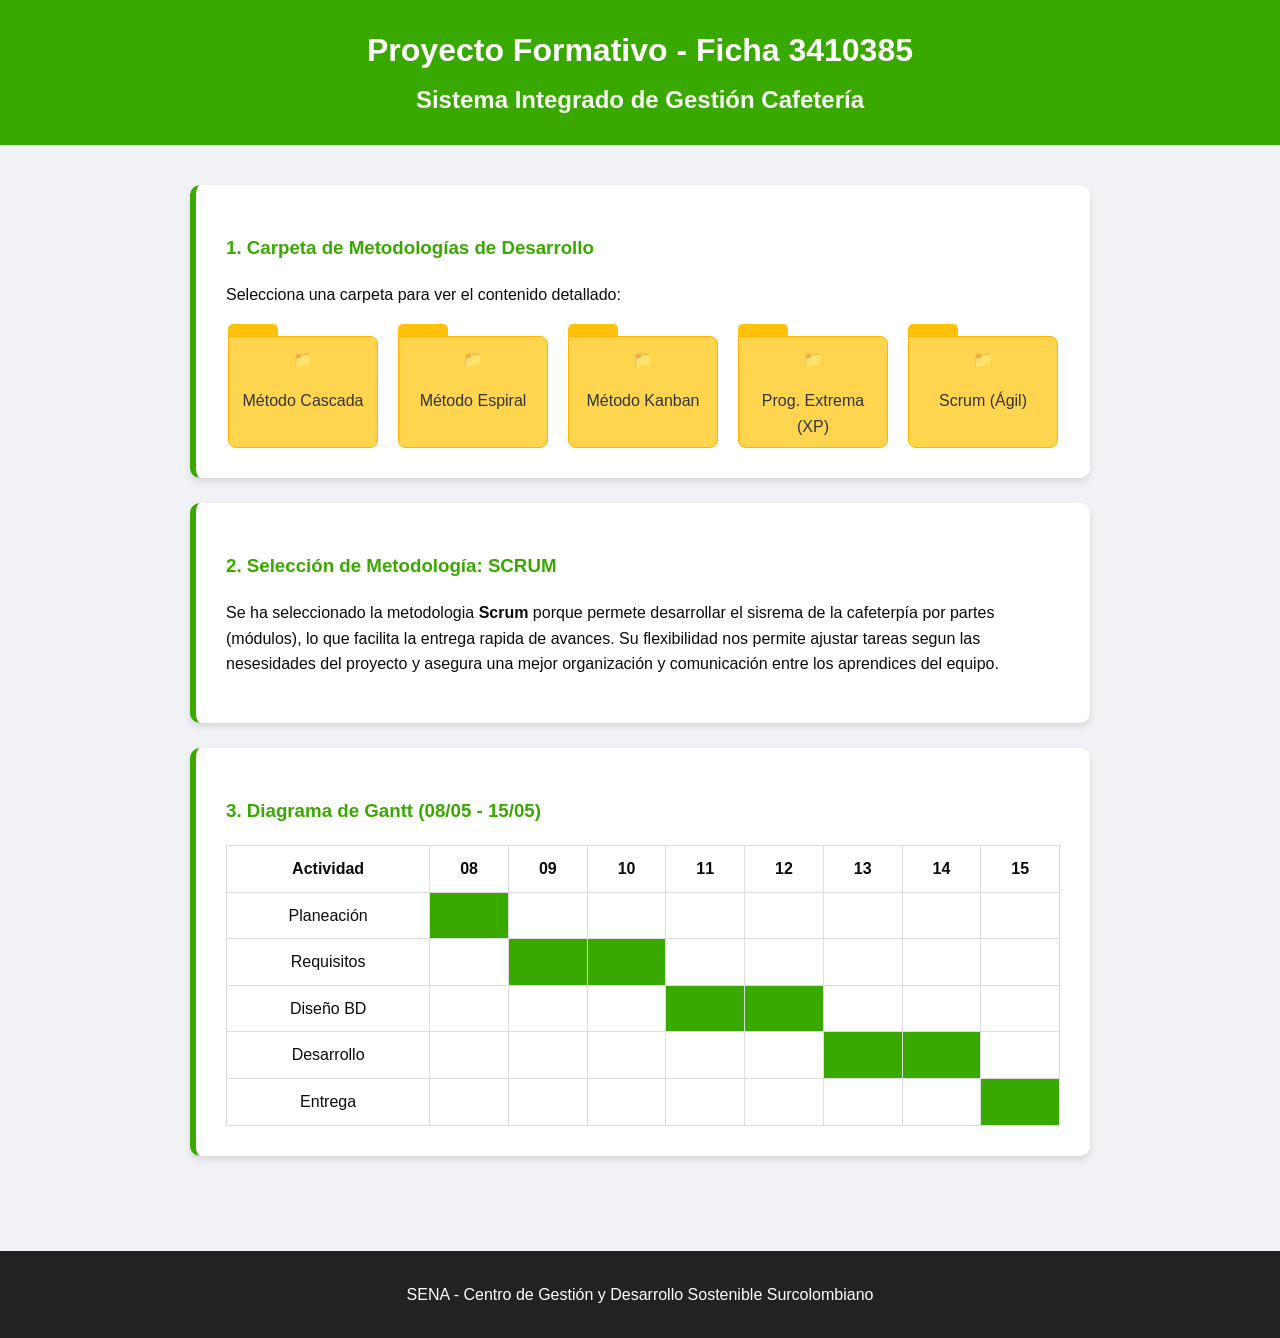
<file: index.html>
<!DOCTYPE html>
<html lang="es">
<head>
    <link rel="icon" type="image/png" href="Imegenes/icons8-símbolo-de-star-trek-48.png">
    <meta charset="UTF-8">
    <meta name="viewport" content="width=device-width, initial-scale=1.0">
    <title>Planeación del Proyecto Formativo</title>
    <link rel="stylesheet" href="index.css">
</head>
<body>
    <header>
        <h1>Proyecto Formativo - Ficha 3410385</h1>
        <h2>Sistema Integrado de Gestión Cafetería</h2>
    </header>

    <main>
        <section id="metodologias">
            <h3>1. Carpeta de Metodologías de Desarrollo</h3>
            <p>Selecciona una carpeta para ver el contenido detallado:</p>
            
            <div class="contenedor-carpetas">
                <a href="Método_cascada.html" class="carpeta">
                    <div class="pestana"></div>
                    <div class="cuerpo-carpeta">
                        <span class="icono">📁</span>
                        <p>Método Cascada</p>
                    </div>
                </a>

                <a href="Método_Espiral.html" class="carpeta">
                    <div class="pestana"></div>
                    <div class="cuerpo-carpeta">
                        <span class="icono">📁</span>
                        <p>Método Espiral</p>
                    </div>
                </a>

                <a href="Método_Kanban.html" class="carpeta">
                    <div class="pestana"></div>
                    <div class="cuerpo-carpeta">
                        <span class="icono">📁</span>
                        <p>Método Kanban</p>
                    </div>
                </a>

                <a href="Programación_Extrema(XP).html" class="carpeta">
                    <div class="pestana"></div>
                    <div class="cuerpo-carpeta">
                        <span class="icono">📁</span>
                        <p>Prog. Extrema (XP)</p>
                    </div>
                </a>

                <a href="Scrum(Metodo_Ágil).html" class="carpeta">
                    <div class="pestana"></div>
                    <div class="cuerpo-carpeta">
                        <span class="icono">📁</span>
                        <p>Scrum (Ágil)</p>
                    </div>
                </a>
            </div>
        </section>

<section id="seleccion">
    <h3>2. Selección de Metodología: SCRUM</h3>
    <p>Se ha seleccionado la metodologia <strong>Scrum</strong> porque permete desarrollar el sisrema de la cafeterpía por partes (módulos), lo que facilita la entrega rapida de avances. Su flexibilidad nos permite ajustar tareas segun las nesesidades del proyecto y asegura una mejor organización y comunicación entre los aprendices del equipo.</p>

</section>

        <section id="gantt">
            <h3>3. Diagrama de Gantt (08/05 - 15/05)</h3>
            <table class="tabla-gantt">
                <thead>
                    <tr>
                        <th>Actividad</th>
                        <th>08</th><th>09</th><th>10</th><th>11</th><th>12</th><th>13</th><th>14</th><th>15</th>
                    </tr>
                </thead>
                <tbody>
                    <tr><td class="tarea">Planeación</td><td class="check"></td><td></td><td></td><td></td><td></td><td></td><td></td><td></td></tr>
                    <tr><td class="tarea">Requisitos</td><td></td><td class="check"></td><td class="check"></td><td></td><td></td><td></td><td></td><td></td></tr>
                    <tr><td class="tarea">Diseño BD</td><td></td><td></td><td></td><td class="check"></td><td class="check"></td><td></td><td></td><td></td></tr>
                    <tr><td class="tarea">Desarrollo</td><td></td><td></td><td></td><td></td><td></td><td class="check"></td><td class="check"></td><td></td></tr>
                    <tr><td class="tarea">Entrega</td><td></td><td></td><td></td><td></td><td></td><td></td><td></td><td class="check"></td></tr>
                </tbody>
            </table>
        </section>
    </main>

    <footer>
        <p>SENA - Centro de Gestión y Desarrollo Sostenible Surcolombiano</p>
    </footer>
</body>
</html>
</file>
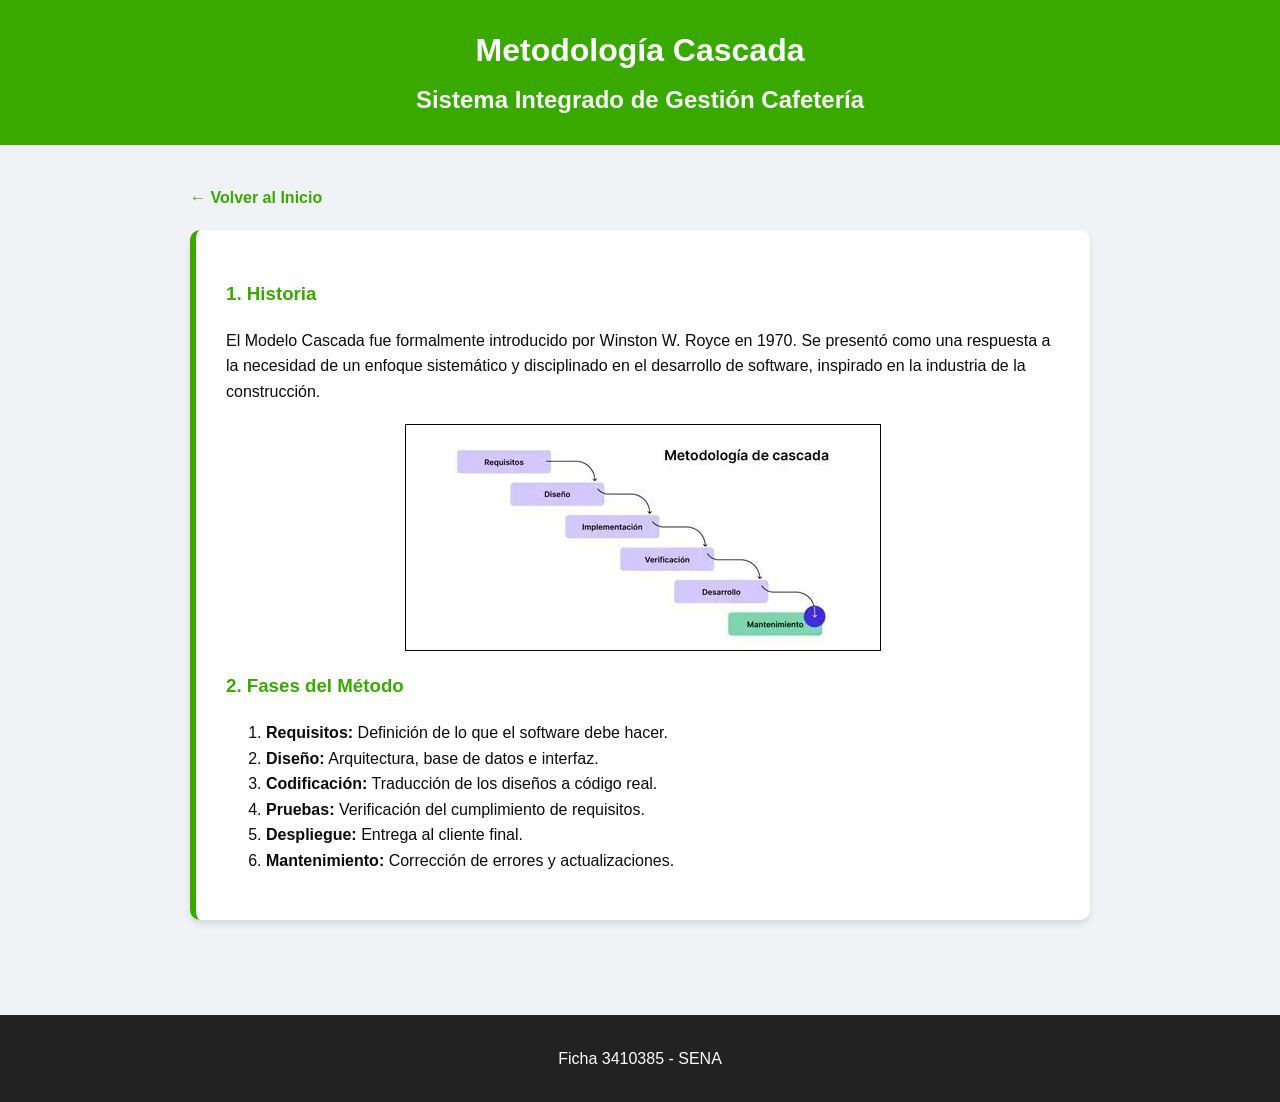
<file: Método_cascada.html>
<!DOCTYPE html>
<html lang="es">
<head>
    <link rel="icon" type="image/png" href="Imegenes/icons8-símbolo-de-star-trek-48.png">
    <meta charset="UTF-8">
    <meta name="viewport" content="width=device-width, initial-scale=1.0">
    <title>Metodología Cascada</title>
    <link rel="stylesheet" href="index.css">
</head>
<body>
    <header>
        <h1>Metodología Cascada</h1>
        <h2>Sistema Integrado de Gestión Cafetería</h2>
    </header>

    <main>
        <a href="index.html" class="boton-volver">← Volver al Inicio</a>

        <section class="contenido-pagina">
            <h3>1. Historia</h3>
            <p>El Modelo Cascada fue formalmente introducido por Winston W. Royce en 1970. Se presentó como una respuesta a la necesidad de un enfoque sistemático y disciplinado en el desarrollo de software, inspirado en la industria de la construcción.</p>
    <img src="./Imegenes/OIP.jpg" alt="Diagrama Cascada">
            
            <h3>2. Fases del Método</h3>
            <ol>
                <li><strong>Requisitos:</strong> Definición de lo que el software debe hacer.</li>
                <li><strong>Diseño:</strong> Arquitectura, base de datos e interfaz.</li>
                <li><strong>Codificación:</strong> Traducción de los diseños a código real.</li>
                <li><strong>Pruebas:</strong> Verificación del cumplimiento de requisitos.</li>
                <li><strong>Despliegue:</strong> Entrega al cliente final.</li>
                <li><strong>Mantenimiento:</strong> Corrección de errores y actualizaciones.</li>
            </ol>
        </section>
    </main>

    <footer>
        <p>Ficha 3410385 - SENA</p>
    </footer>
</body>
</html>
</file>
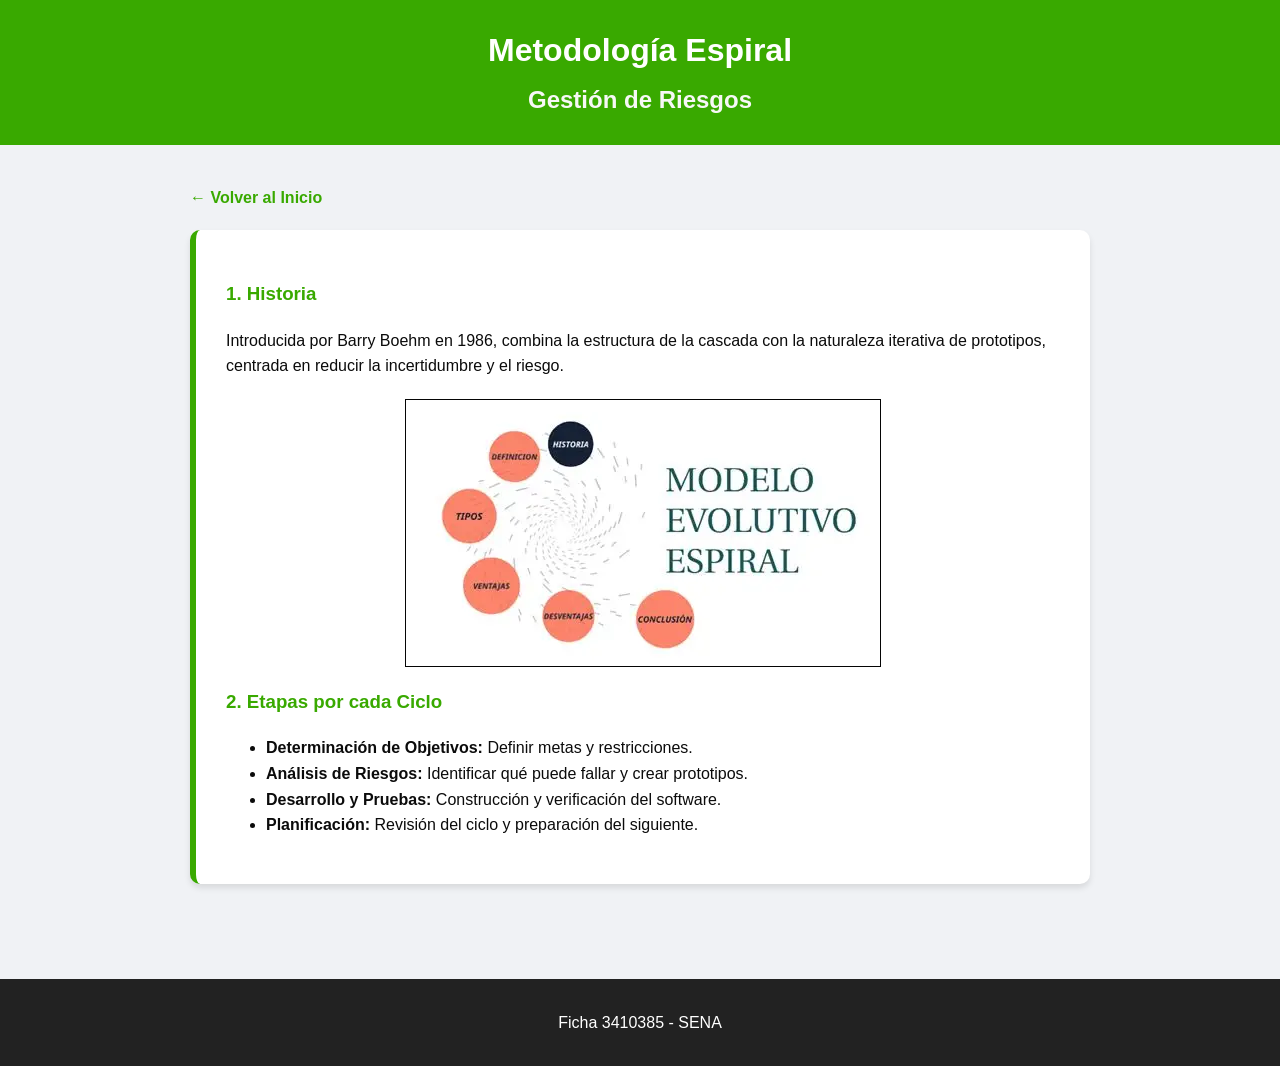
<file: Método_Espiral.html>
<!DOCTYPE html>
<html lang="es">
<head>
    <link rel="icon" type="image/png" href="Imegenes/icons8-símbolo-de-star-trek-48.png">
    <meta charset="UTF-8">
    <meta name="viewport" content="width=device-width, initial-scale=1.0">
    <title>Metodología Espiral</title>
    <link rel="stylesheet" href="index.css">
</head>
<body>
    <header>
        <h1>Metodología Espiral</h1>
        <h2>Gestión de Riesgos</h2>
    </header>

    <main>
        <a href="index.html" class="boton-volver">← Volver al Inicio</a>

        <section class="contenido-pagina">
            <h3>1. Historia</h3>
            <p>Introducida por Barry Boehm en 1986, combina la estructura de la cascada con la naturaleza iterativa de prototipos, centrada en reducir la incertidumbre y el riesgo.</p>
            
            <img src="Imegenes/Espiral.webp" alt="Diagrama Espiral">

            <h3>2. Etapas por cada Ciclo</h3>
            <ul>
                <li><strong>Determinación de Objetivos:</strong> Definir metas y restricciones.</li>
                <li><strong>Análisis de Riesgos:</strong> Identificar qué puede fallar y crear prototipos.</li>
                <li><strong>Desarrollo y Pruebas:</strong> Construcción y verificación del software.</li>
                <li><strong>Planificación:</strong> Revisión del ciclo y preparación del siguiente.</li>
            </ul>
        </section>
    </main>

    <footer>
        <p>Ficha 3410385 - SENA</p>
    </footer>
</body>
</html>
</file>
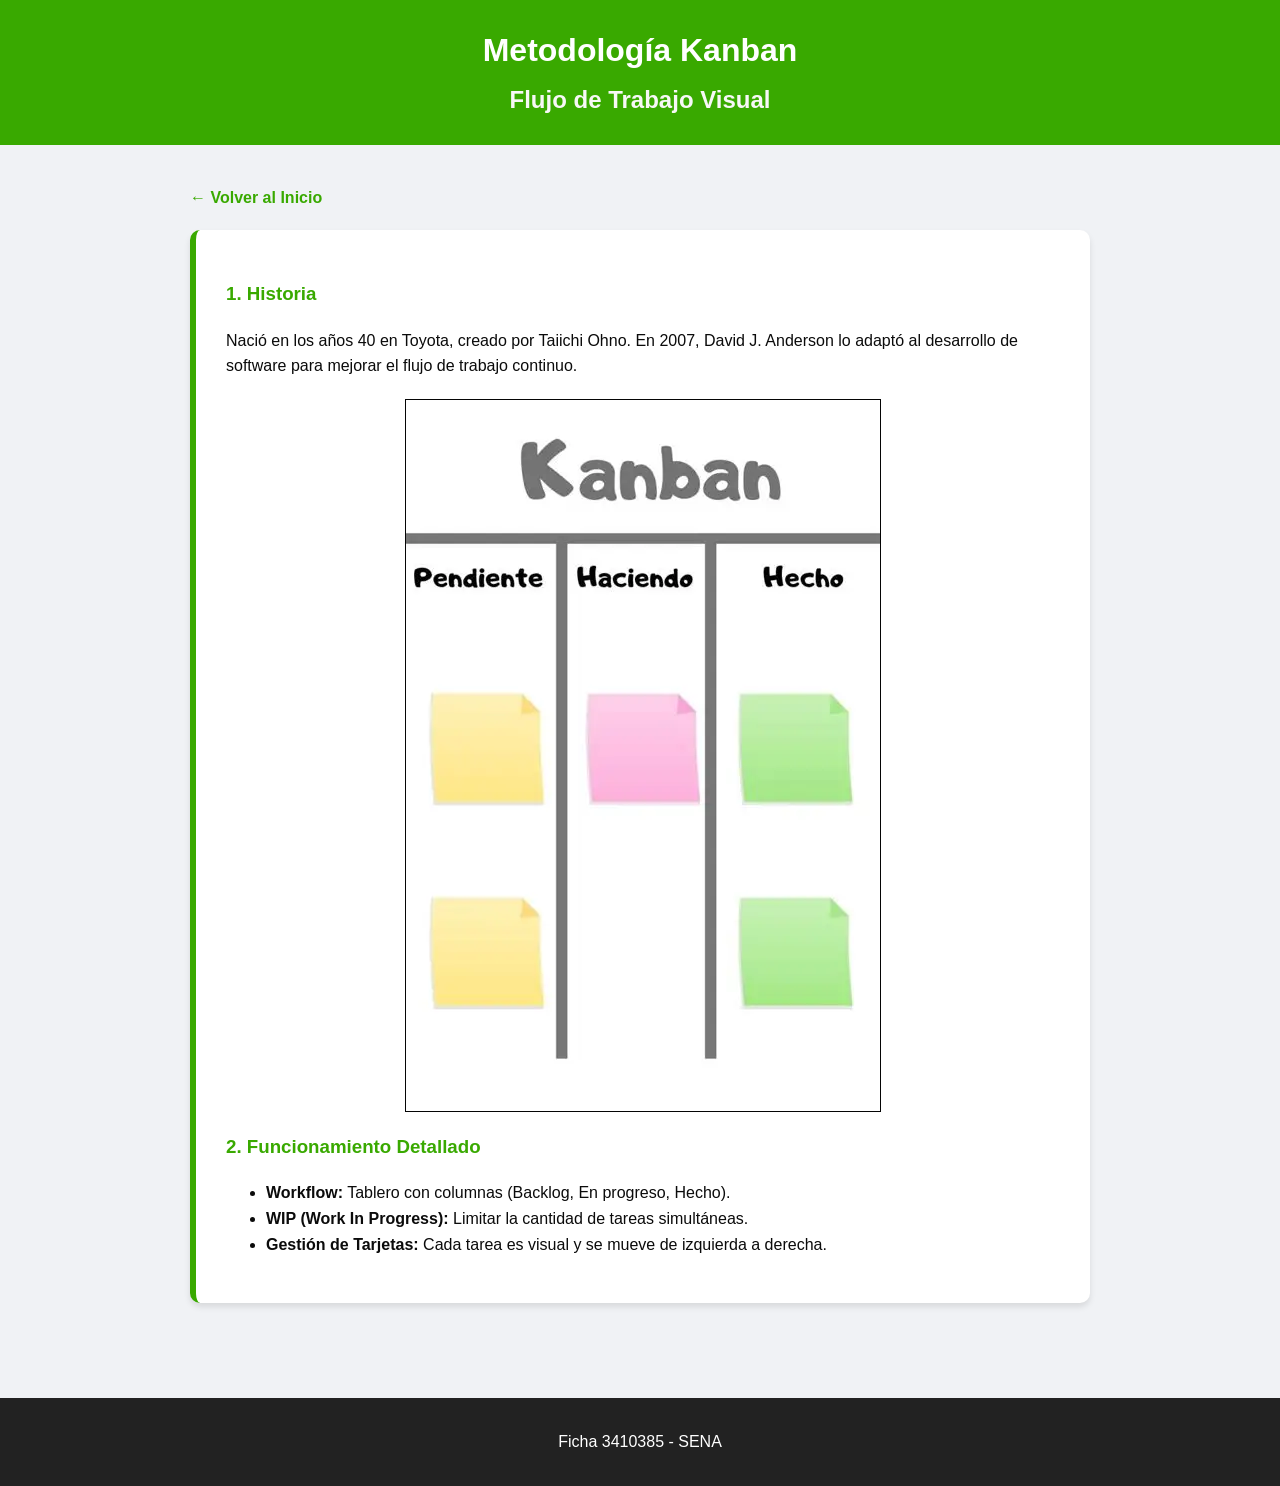
<file: Método_Kanban.html>
<!DOCTYPE html>
<html lang="es">
<head>
    <link rel="icon" type="image/png" href="Imegenes/icons8-símbolo-de-star-trek-48.png">
    <meta charset="UTF-8">
    <meta name="viewport" content="width=device-width, initial-scale=1.0">
    <title>Metodología Kanban</title>
    <link rel="stylesheet" href="index.css">
</head>
<body>
    <header>
        <h1>Metodología Kanban</h1>
        <h2>Flujo de Trabajo Visual</h2>
    </header>

    <main>
        <a href="index.html" class="boton-volver">← Volver al Inicio</a>

        <section class="contenido-pagina">
            <h3>1. Historia</h3>
            <p>Nació en los años 40 en Toyota, creado por Taiichi Ohno. En 2007, David J. Anderson lo adaptó al desarrollo de software para mejorar el flujo de trabajo continuo.</p>
            
            <img src="Imegenes/OIP.webp" alt="Tablero Kanban">

            <h3>2. Funcionamiento Detallado</h3>
            <ul>
                <li><strong>Workflow:</strong> Tablero con columnas (Backlog, En progreso, Hecho).</li>
                <li><strong>WIP (Work In Progress):</strong> Limitar la cantidad de tareas simultáneas.</li>
                <li><strong>Gestión de Tarjetas:</strong> Cada tarea es visual y se mueve de izquierda a derecha.</li>
            </ul>
        </section>
    </main>

    <footer>
        <p>Ficha 3410385 - SENA</p>
    </footer>
</body>
</html>
</file>
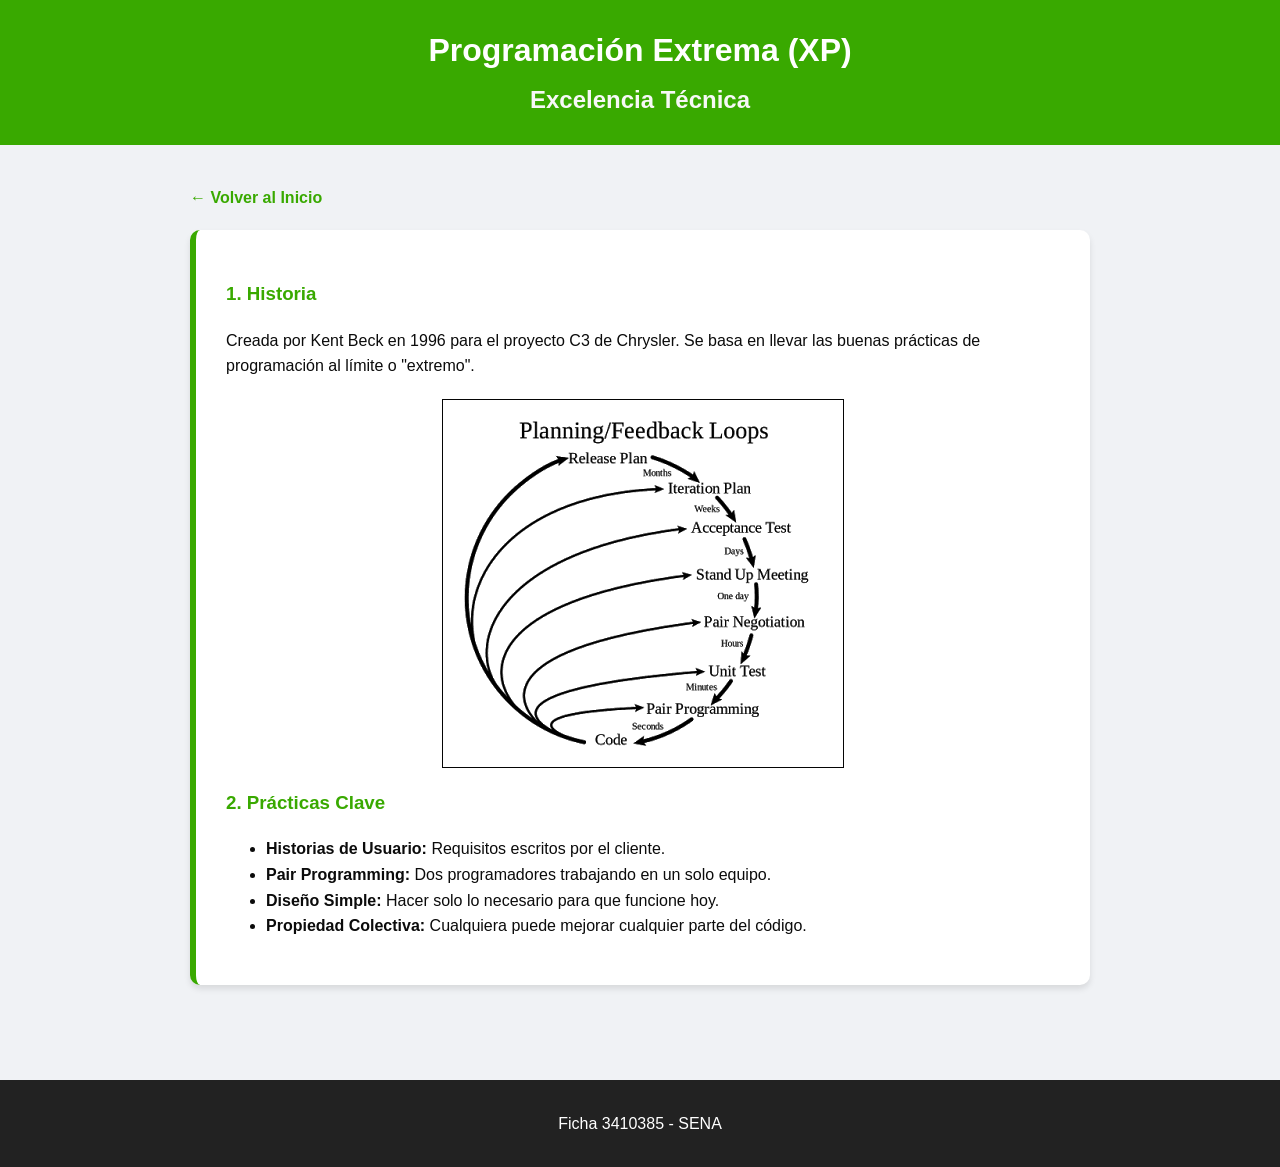
<file: Programación_Extrema(XP).html>
<!DOCTYPE html>
<html lang="es">
<head>
    <link rel="icon" type="image/png" href="Imegenes/icons8-símbolo-de-star-trek-48.png">
    <meta charset="UTF-8">
    <meta name="viewport" content="width=device-width, initial-scale=1.0">
    <title>Programación Extrema (XP)</title>
    <link rel="stylesheet" href="index.css">
</head>
<body>
    <header>
        <h1>Programación Extrema (XP)</h1>
        <h2>Excelencia Técnica</h2>
    </header>

    <main>
        <a href="index.html" class="boton-volver">← Volver al Inicio</a>

        <section class="contenido-pagina">
            <h3>1. Historia</h3>
            <p>Creada por Kent Beck en 1996 para el proyecto C3 de Chrysler. Se basa en llevar las buenas prácticas de programación al límite o "extremo".</p>
            
            <img src="Imegenes/metodologia-agil-xp-extreme-programming.png" alt="Ciclo XP">

            <h3>2. Prácticas Clave</h3>
            <ul>
                <li><strong>Historias de Usuario:</strong> Requisitos escritos por el cliente.</li>
                <li><strong>Pair Programming:</strong> Dos programadores trabajando en un solo equipo.</li>
                <li><strong>Diseño Simple:</strong> Hacer solo lo necesario para que funcione hoy.</li>
                <li><strong>Propiedad Colectiva:</strong> Cualquiera puede mejorar cualquier parte del código.</li>
            </ul>
        </section>
    </main>

    <footer>
        <p>Ficha 3410385 - SENA</p>
    </footer>
</body>
</html>
</file>
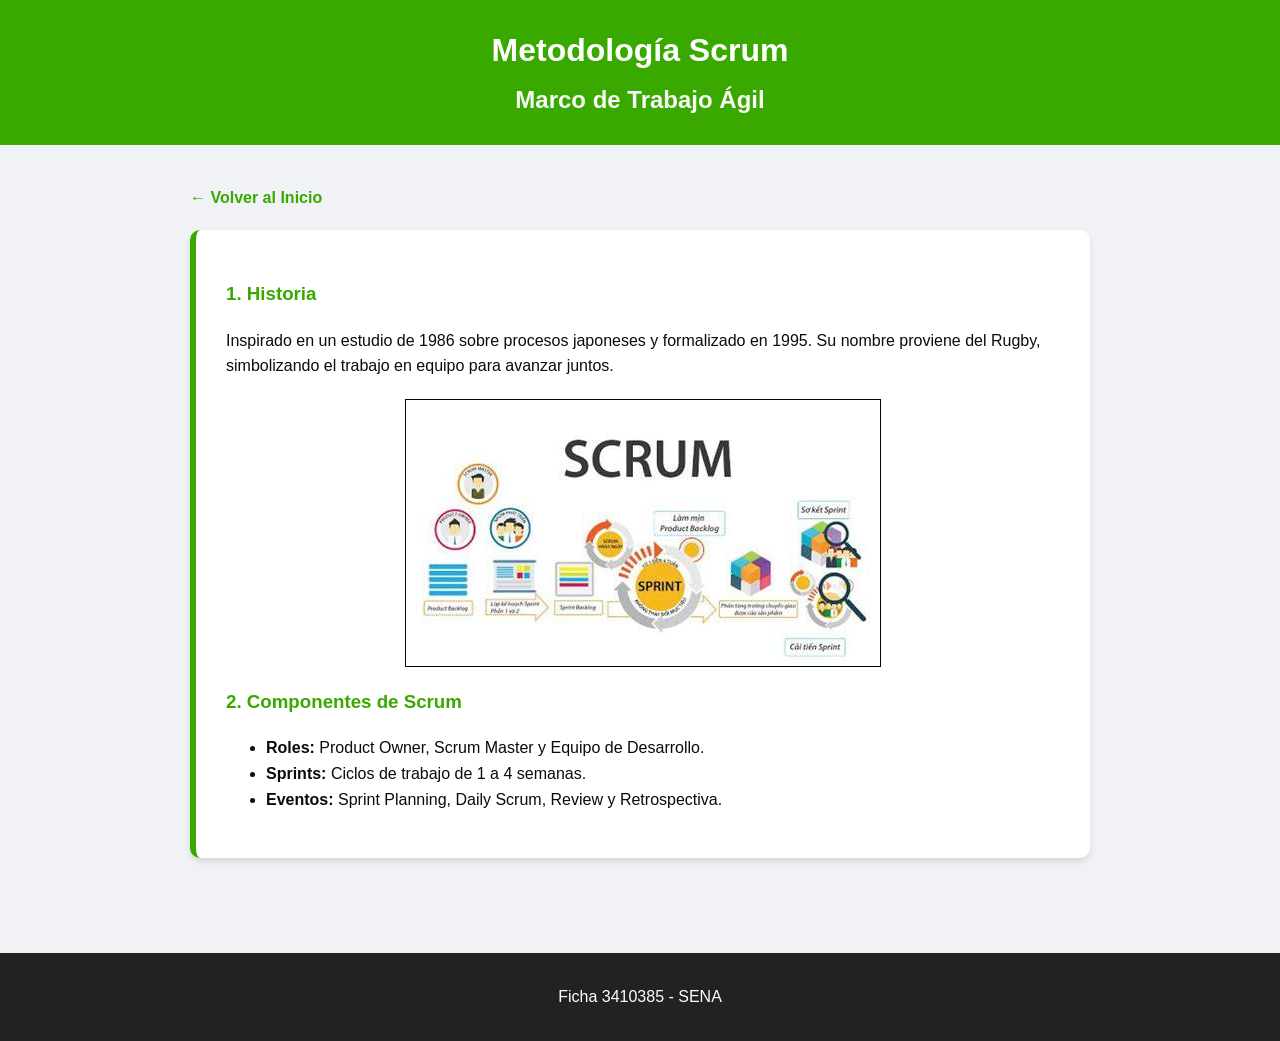
<file: Scrum(Metodo_Ágil).html>
<!DOCTYPE html>
<html lang="es">
<head>
    <link rel="icon" type="image/png" href="Imegenes/icons8-símbolo-de-star-trek-48.png">
    <meta charset="UTF-8">
    <meta name="viewport" content="width=device-width, initial-scale=1.0">
    <title>Metodología Scrum</title>
    <link rel="stylesheet" href="index.css">
</head>
<body>
    <header>
        <h1>Metodología Scrum</h1>
        <h2>Marco de Trabajo Ágil</h2>
    </header>

    <main>
        <a href="index.html" class="boton-volver">← Volver al Inicio</a>

        <section class="contenido-pagina">
            <h3>1. Historia</h3>
            <p>Inspirado en un estudio de 1986 sobre procesos japoneses y formalizado en 1995. Su nombre proviene del Rugby, simbolizando el trabajo en equipo para avanzar juntos.</p>
            
            <img src="Imegenes/OIP (1).jpg" alt="Ciclo Scrum">

            <h3>2. Componentes de Scrum</h3>
            <ul>
                <li><strong>Roles:</strong> Product Owner, Scrum Master y Equipo de Desarrollo.</li>
                <li><strong>Sprints:</strong> Ciclos de trabajo de 1 a 4 semanas.</li>
                <li><strong>Eventos:</strong> Sprint Planning, Daily Scrum, Review y Retrospectiva.</li>
            </ul>
        </section>
    </main>

    <footer>
        <p>Ficha 3410385 - SENA</p>
    </footer>
</body>
</html>
</file>
<file: index.css>
/* --- ESTILOS GENERALES --- */
body {
    font-family: 'Segoe UI', Arial, sans-serif;
    margin: 0;
    background-color: #f0f2f5;
    color: #0b0b0b;
    line-height: 1.6;
}

header {
    background-color: #39A900; 
    color: white;
    padding: 20px;
    text-align: center;
}

header h1, header h2 {
    margin: 5px;
}

/* ---- Contenedor principal ----  */
main {
    max-width: 900px;
    margin: 20px auto;
    padding: 20px;
}

/* ------------------------- */
section, .contenido-pagina {
    background: white;
    padding: 30px;
    margin-bottom: 25px;
    border-radius: 10px;
    box-shadow: 0 4px 6px rgba(0,0,0,0.1);
    border-left: 6px solid #39A900;
}

/* Títulos */
h3 {
    color: #39A900;
}
h2 {
    color: #f7f8f6;
}

/* Botón de volver atrás */
.boton-volver {
    display: inline-block;
    margin-bottom: 20px;
    text-decoration: none;
    color: #39A900;
    font-weight: bold;
}


/* Imágenes */
img {
    display: block;
    margin: 20px auto;
    border: 1px solid #050505;
}

/* --- CARPETAS --- */
.contenedor-carpetas {
    display: flex;
    justify-content: center;
    gap: 20px;
}

.carpeta {
    text-decoration: none;
    color: #333;
    width: 150px;
}


.pestana {
    width: 50px;
    height: 12px;
    background-color: #FFC107;
    border-radius: 5px 5px 0 0;
}

.cuerpo-carpeta {
    background-color: #FFD54F;
    height: 90px;
    border-radius: 0 8px 8px 8px;
    padding: 10px;
    text-align: center;
    border: 1px solid #FFB300;
}

/* --- TABLA GANTT --- */
.tabla-gantt {
    width: 100%;
    border-collapse: collapse;
}

.tabla-gantt th, .tabla-gantt td {
    border: 1px solid #ddd;
    padding: 10px;
    text-align: center;
}

.check { background-color: #39A900; }

footer {
    background: #222;
    color: white;
    text-align: center;
    padding: 15px;
    margin-top: 50px;
}
</file>
